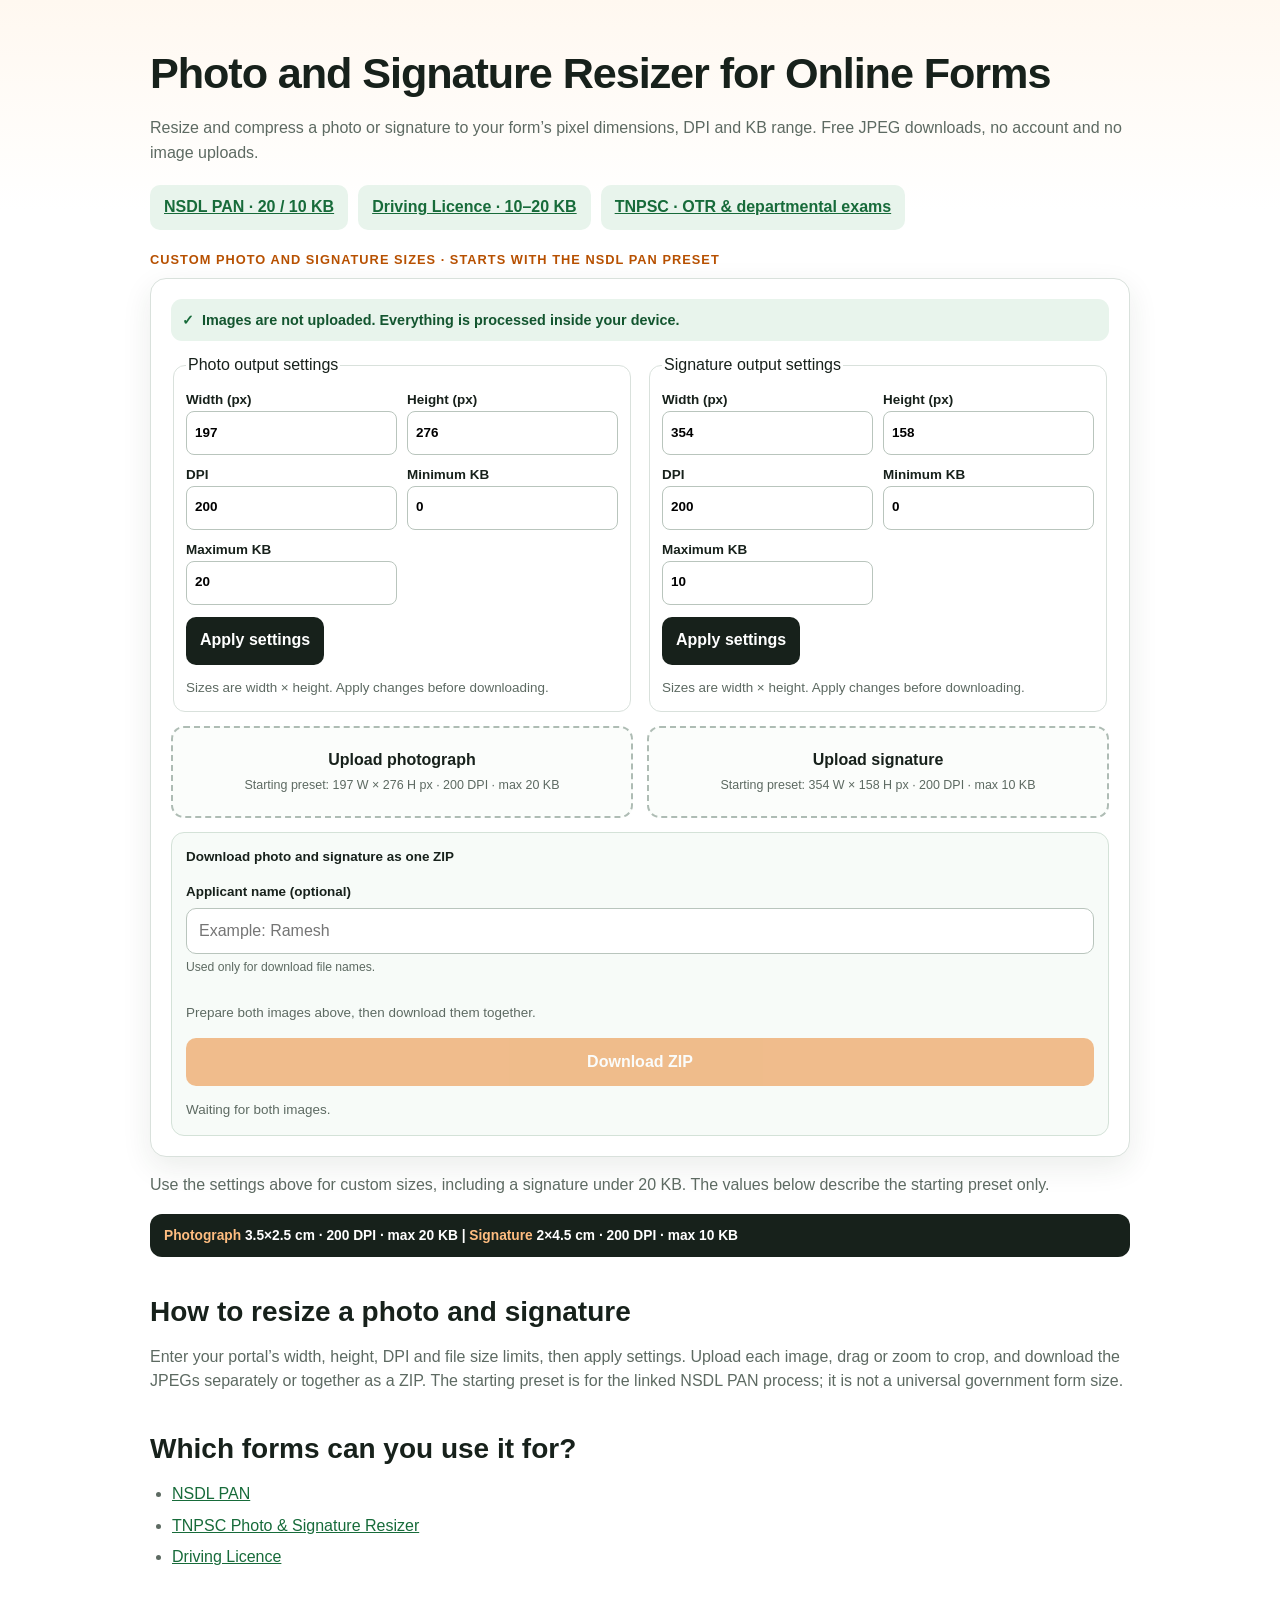
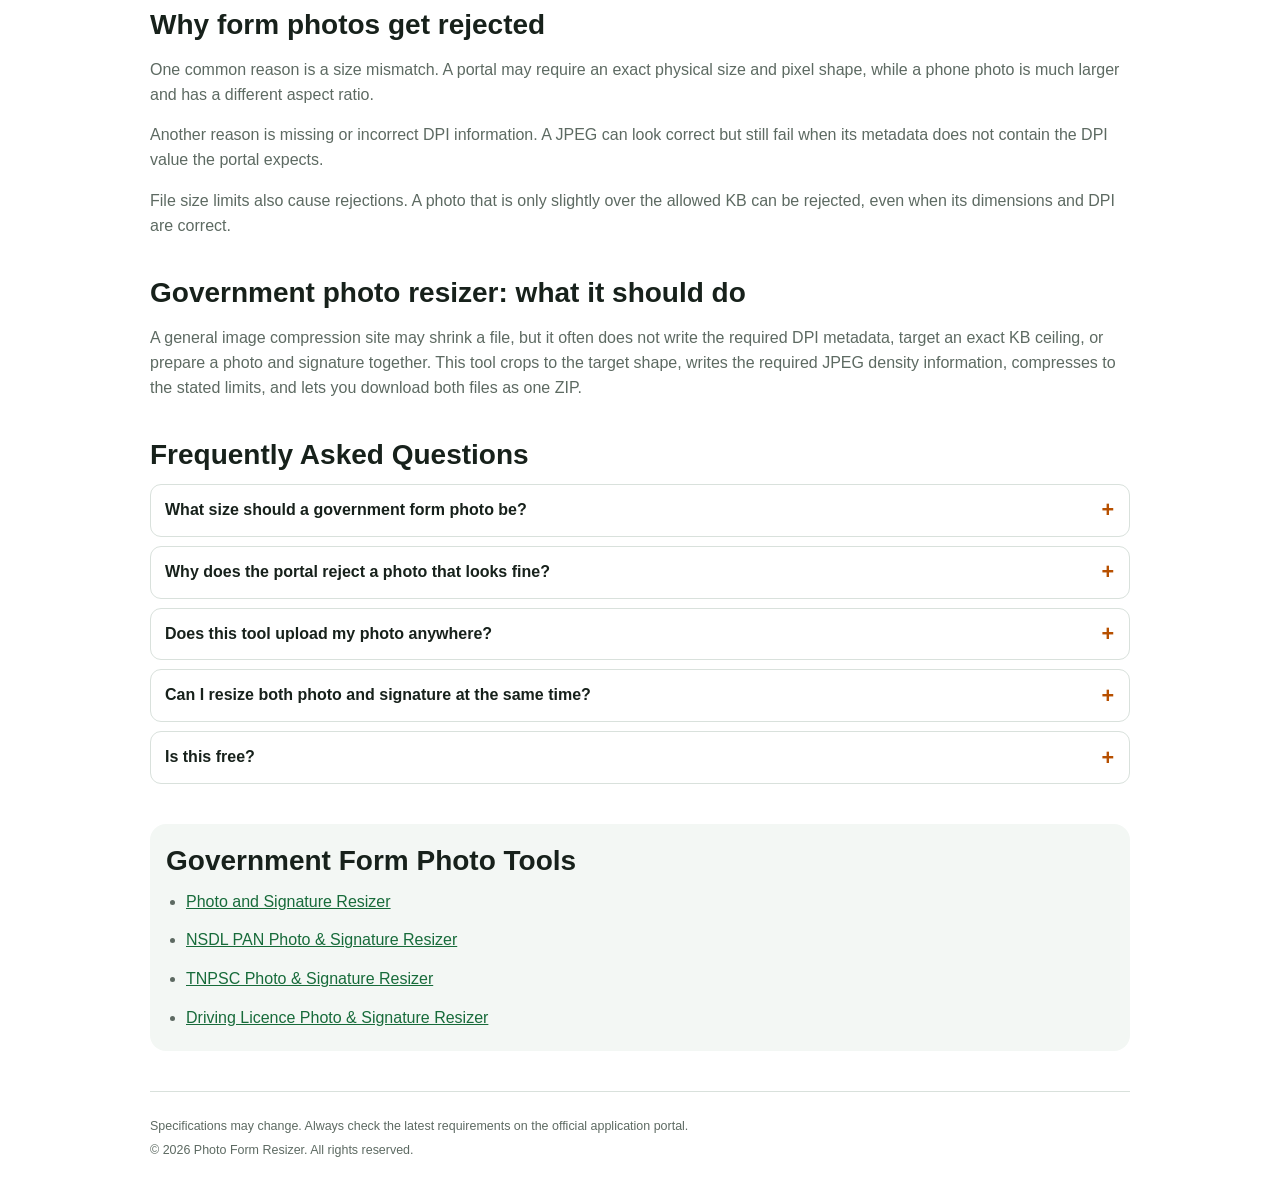
<file: index.html>
<!doctype html>
<html lang="en">
<head>
  <meta charset="utf-8">
  <meta name="viewport" content="width=device-width, initial-scale=1">
  <title>Photo and Signature Resizer – Free Government Form Photo Tool</title>
  <meta name="description" content="Resize your photo and signature to the exact size, DPI and file size a government form needs. Free, works on mobile, nothing is uploaded — all processing happens in your browser.">
  <link rel="canonical" href="https://photoformresizer.com/">
  <link rel="stylesheet" href="/assets/style.css">
  <script src="/assets/app.js" defer></script>
</head>
<body>
  <a class="skip-link" href="#main-content">Skip to content</a>

  <main class="site-main" id="main-content">
    <h1>Photo and Signature Resizer for Online Forms</h1>
    <p>Resize and compress a photo or signature to your form’s pixel dimensions, DPI and KB range. Free JPEG downloads, no account and no image uploads.</p>
    <nav class="form-picker" aria-label="Choose your application"><a href="/nsdl-pan-photo-resize/">NSDL PAN · 20 / 10 KB</a><a href="/driving-licence-photo/">Driving Licence · 10–20 KB</a><a href="/tnpsc-photo-signature-resize/">TNPSC · OTR &amp; departmental exams</a></nav>
    <section aria-labelledby="tool-title">
      <p class="eyebrow" id="tool-title" style="font-size:0.8rem;">Custom photo and signature sizes · starts with the NSDL PAN preset</p>

      <div class="tool-card">
        <p class="privacy-note">Images are not uploaded. Everything is processed inside your device.</p>

        <div id="panel-both">
          <div class="editor-grid">
            <div class="editor" data-editor data-kind="photo" data-file-prefix="form"><form data-settings class="size-settings"><fieldset><legend>Photo output settings</legend><div class="settings-grid"><label>Width (px)<input name="width" type="number" value="197" min="1" max="4000" step="1" required></label><label>Height (px)<input name="height" type="number" value="276" min="1" max="4000" step="1" required></label><label>DPI<input name="dpi" type="number" value="200" min="1" max="1200" step="1" required></label><label>Minimum KB<input name="min-kb" type="number" value="0" min="0" max="2048" step=".01" required></label><label>Maximum KB<input name="max-kb" type="number" value="20" min="1" max="2048" step=".01" required></label></div><button class="button" type="submit">Apply settings</button><p data-settings-status aria-live="polite">Sizes are width × height. Apply changes before downloading.</p></fieldset></form>
              <label class="upload-box">
                <span class="upload-title">Upload photograph</span>
                <span class="upload-hint">Starting preset: 197 W × 276 H px · 200 DPI · max 20 KB</span>
                <input type="file" accept="image/*" data-file>
              </label>

              <div class="editor-workspace" data-workspace hidden>
                <div class="preview-wrap">
                  <canvas class="crop-canvas" data-canvas aria-label="Government form photograph crop preview"></canvas>
                </div>
                <div class="editor-controls">
                  <label class="control-label" for="home-photo-zoom">Zoom to adjust the crop</label>
                  <div class="zoom-row">
                    <span class="zoom-mark">Smaller</span>
                    <input id="home-photo-zoom" type="range" min="1" max="3" step="0.01" value="1" data-zoom disabled>
                    <span class="zoom-mark">Larger</span>
                  </div>
                </div>
                <div class="editor-actions">
                  <button class="button" type="button" data-download disabled>Download photo JPEG</button>
                  <p class="editor-status" data-status aria-live="polite">Drag the photo to adjust the crop.</p>
                </div>
              </div>
            </div>

            <div class="editor" data-editor data-kind="signature" data-file-prefix="form"><form data-settings class="size-settings"><fieldset><legend>Signature output settings</legend><div class="settings-grid"><label>Width (px)<input name="width" type="number" value="354" min="1" max="4000" step="1" required></label><label>Height (px)<input name="height" type="number" value="158" min="1" max="4000" step="1" required></label><label>DPI<input name="dpi" type="number" value="200" min="1" max="1200" step="1" required></label><label>Minimum KB<input name="min-kb" type="number" value="0" min="0" max="2048" step=".01" required></label><label>Maximum KB<input name="max-kb" type="number" value="10" min="1" max="2048" step=".01" required></label></div><button class="button" type="submit">Apply settings</button><p data-settings-status aria-live="polite">Sizes are width × height. Apply changes before downloading.</p></fieldset></form>
              <label class="upload-box">
                <span class="upload-title">Upload signature</span>
                <span class="upload-hint">Starting preset: 354 W × 158 H px · 200 DPI · max 10 KB</span>
                <input type="file" accept="image/*" data-file>
              </label>

              <div class="editor-workspace" data-workspace hidden>
                <div class="preview-wrap signature-preview">
                  <canvas class="crop-canvas" data-canvas aria-label="Government form signature crop preview"></canvas>
                </div>
                <div class="editor-controls">
                  <label class="control-label" for="home-signature-zoom">Zoom to adjust the crop</label>
                  <div class="zoom-row">
                    <span class="zoom-mark">Smaller</span>
                    <input id="home-signature-zoom" type="range" min="1" max="3" step="0.01" value="1" data-zoom disabled>
                    <span class="zoom-mark">Larger</span>
                  </div>
                </div>
                <div class="editor-actions">
                  <button class="button" type="button" data-download disabled>Download signature JPEG</button>
                  <p class="editor-status" data-status aria-live="polite">Drag the signature to adjust the crop.</p>
                </div>
              </div>
            </div>
          </div>

          <div class="zip-card">
            <p class="zip-title">Download photo and signature as one ZIP</p>

            <div class="applicant-field">
              <label for="applicant-name">Applicant name <span>(optional)</span></label>
              <input id="applicant-name" type="text" autocomplete="name" inputmode="text" placeholder="Example: Ramesh">
              <small>Used only for download file names.</small>
            </div>

            <p>Prepare both images above, then download them together.</p>
            <button class="button secondary" type="button" data-zip disabled>Download ZIP</button>
            <p class="zip-status" data-zip-status aria-live="polite">Waiting for both images.</p>
          </div>
        </div>
      </div>

      <p>Use the settings above for custom sizes, including a signature under 20 KB. The values below describe the starting preset only.</p><p class="spec-bar"><strong>Photograph</strong> 3.5×2.5 cm · 200 DPI · max 20 KB <span aria-hidden="true">|</span> <strong>Signature</strong> 2×4.5 cm · 200 DPI · max 10 KB</p>
    </section>

    <h2>How to resize a photo and signature</h2>
    <p>Enter your portal’s width, height, DPI and file size limits, then apply settings. Upload each image, drag or zoom to crop, and download the JPEGs separately or together as a ZIP. The starting preset is for the linked NSDL PAN process; it is not a universal government form size.</p>

    <section class="content-section">
      <h2>Which forms can you use it for?</h2>
      <ul>
        <li><a href="/nsdl-pan-photo-resize/">NSDL PAN</a></li>
        <li><a href="/tnpsc-photo-signature-resize/">TNPSC Photo &amp; Signature Resizer</a></li>
        <li><a href="/driving-licence-photo/">Driving Licence</a></li>
      </ul>
    </section>

    <section class="content-section">
      <h2>Why form photos get rejected</h2>
      <p>One common reason is a size mismatch. A portal may require an exact physical size and pixel shape, while a phone photo is much larger and has a different aspect ratio.</p>
      <p>Another reason is missing or incorrect DPI information. A JPEG can look correct but still fail when its metadata does not contain the DPI value the portal expects.</p>
      <p>File size limits also cause rejections. A photo that is only slightly over the allowed KB can be rejected, even when its dimensions and DPI are correct.</p>
    </section>

    <section class="content-section">
      <h2>Government photo resizer: what it should do</h2>
      <p>A general image compression site may shrink a file, but it often does not write the required DPI metadata, target an exact KB ceiling, or prepare a photo and signature together. This tool crops to the target shape, writes the required JPEG density information, compresses to the stated limits, and lets you download both files as one ZIP.</p>
    </section>

    <section class="content-section">
      <h2>Frequently Asked Questions</h2>
      <div class="faq-list">
        <details>
          <summary>What size should a government form photo be?</summary>
          <p>It depends on the form. The default photograph used here is 3.5×2.5 cm at 200 DPI, or 197×276 px (W × H). Always check the instructions for the exact form you are submitting.</p>
        </details>
        <details>
          <summary>Why does the portal reject a photo that looks fine?</summary>
          <p>The portal may be checking pixel dimensions, JPEG DPI metadata, the aspect ratio, or the file size. An image can look correct on screen while failing one of those technical requirements.</p>
        </details>
        <details>
          <summary>Does this tool upload my photo anywhere?</summary>
          <p>No. Cropping, resizing, DPI writing, compression, and ZIP creation all happen in your browser using the Canvas API. Your files are not uploaded to a server.</p>
        </details>
        <details>
          <summary>Can I resize both photo and signature at the same time?</summary>
          <p>Yes. Upload the photograph and signature, adjust each crop, and then download them together as one ZIP or download either JPEG separately.</p>
        </details>
        <details>
          <summary>Is this free?</summary>
          <p>Yes. The tool is free to use and does not require an account, subscription, or payment.</p>
        </details>
      </div>
    </section>

    <nav class="other-tools" aria-labelledby="site-nav-title">
      <h2 id="site-nav-title">Government Form Photo Tools</h2>
      <ul>
        <li><a href="/">Photo and Signature Resizer</a></li>
        <li><a href="/nsdl-pan-photo-resize/">NSDL PAN Photo &amp; Signature Resizer</a></li>
        <li><a href="/tnpsc-photo-signature-resize/">TNPSC Photo &amp; Signature Resizer</a></li>
        <li><a href="/driving-licence-photo/">Driving Licence Photo &amp; Signature Resizer</a></li>
      </ul>
    </nav>
  </main>

  <footer class="site-footer">
    <p>Specifications may change. Always check the latest requirements on the official application portal.</p>
    <p>© 2026 Photo Form Resizer. All rights reserved.</p>
  </footer>
</body>
</html>
</file>
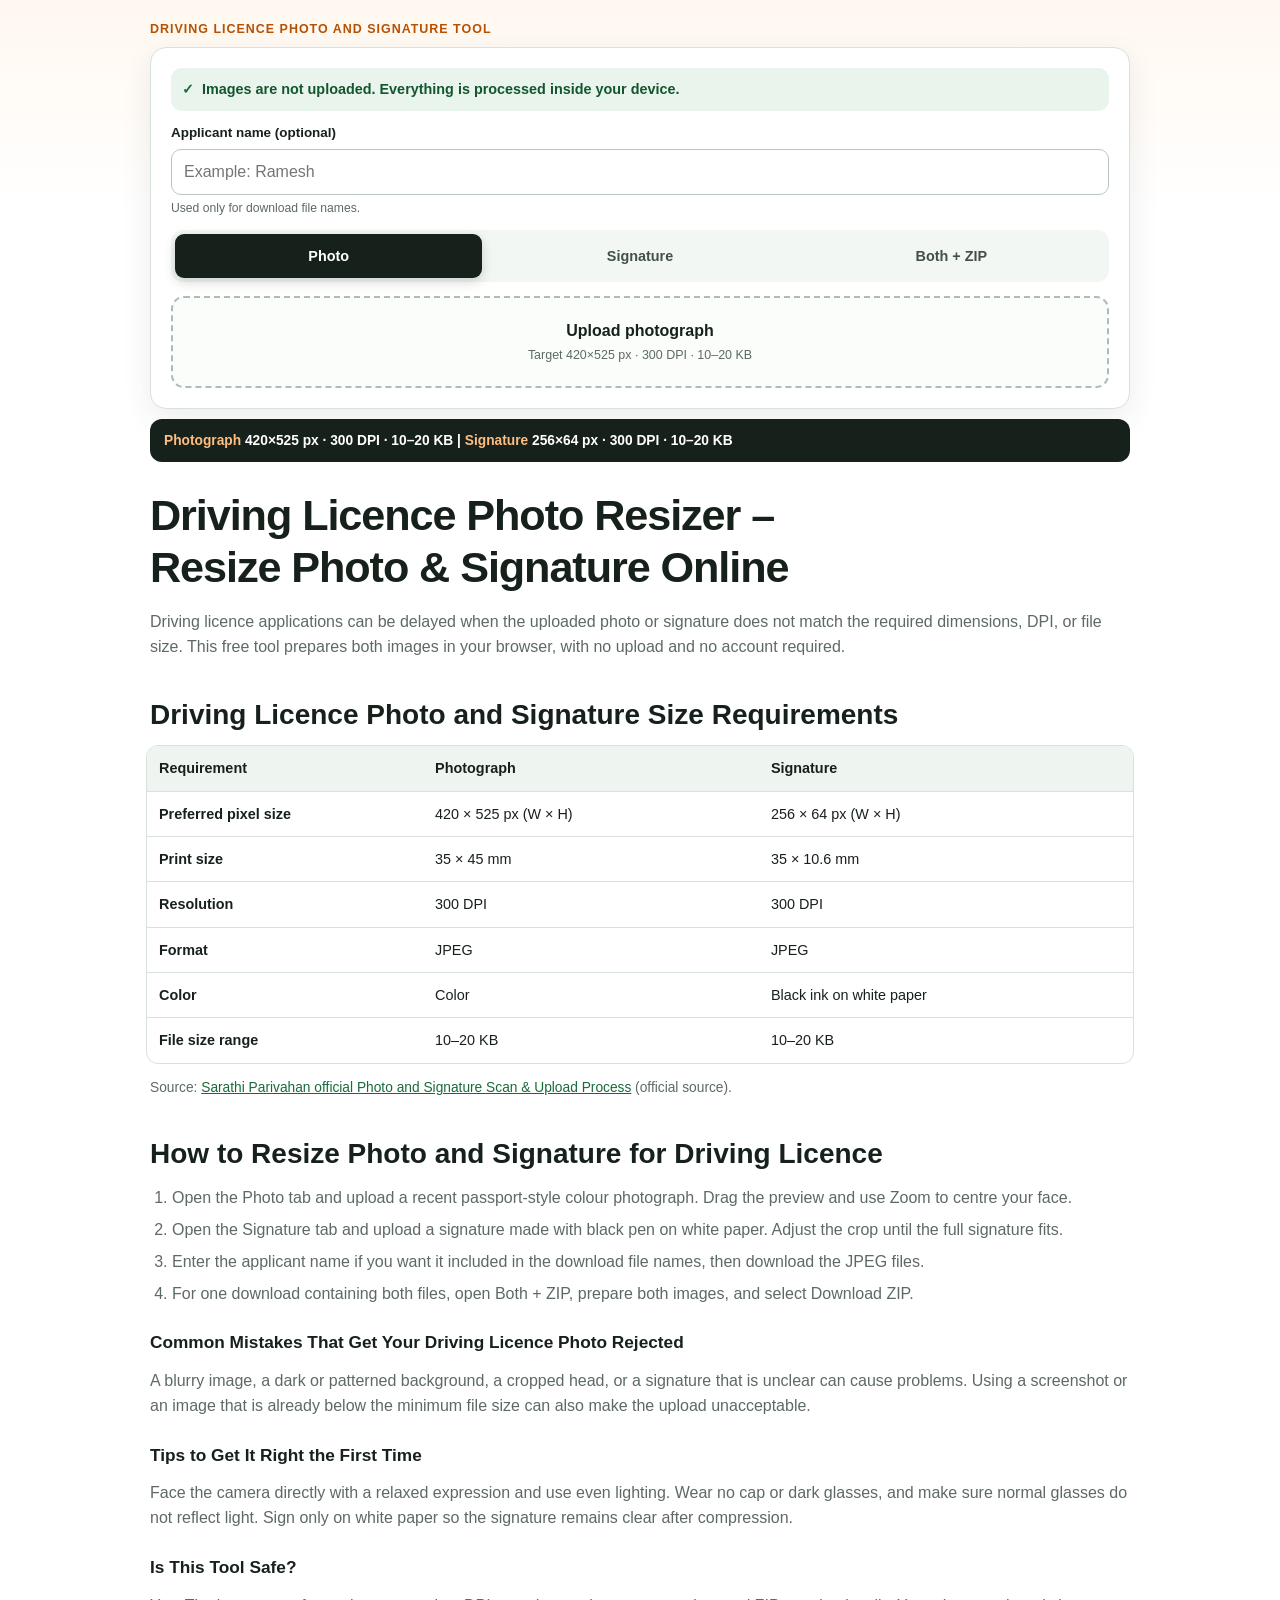
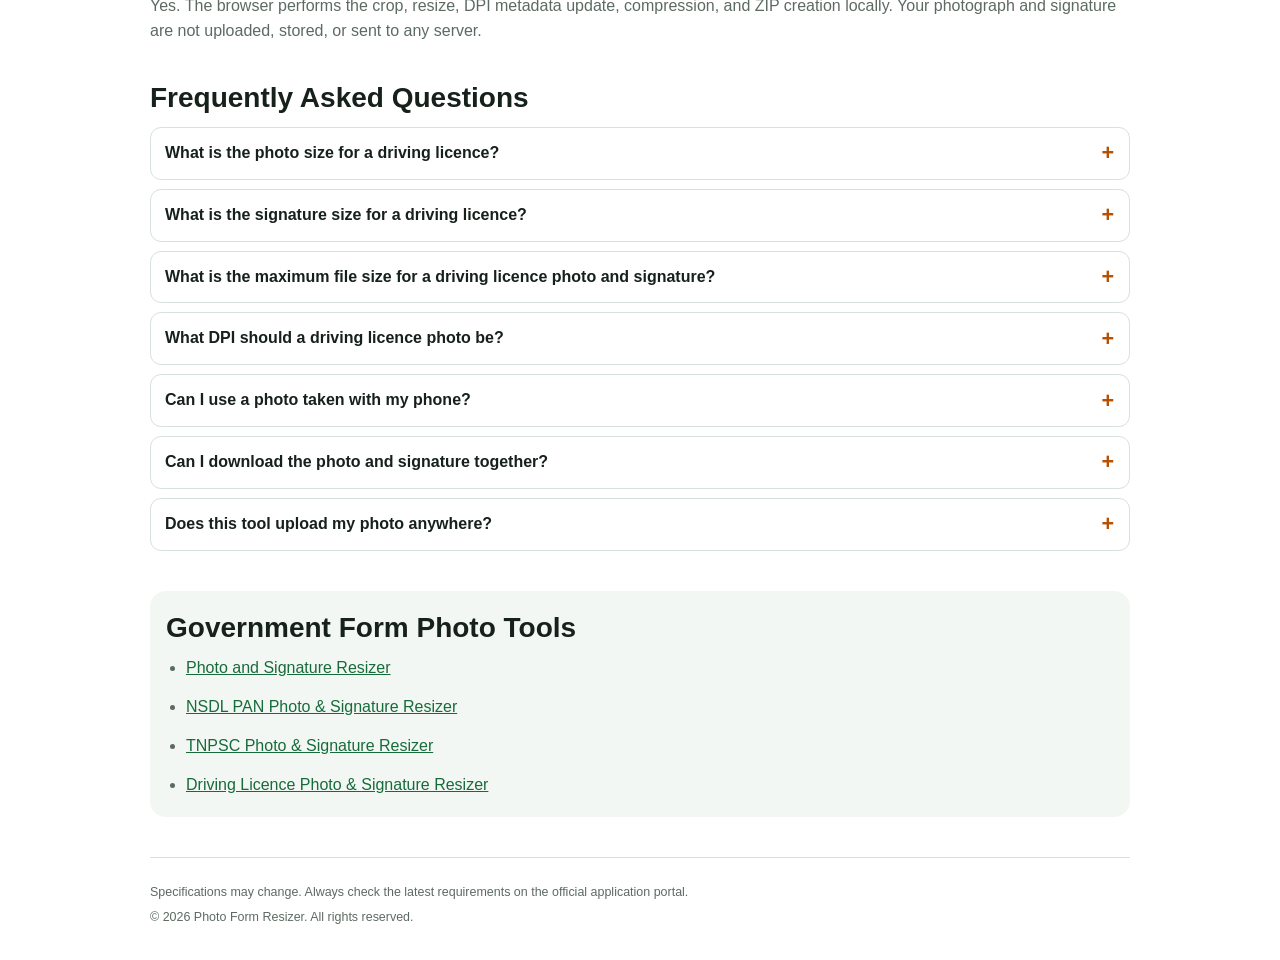
<file: driving-licence-photo/index.html>
<!doctype html>
<html lang="en">
<head>
  <meta charset="utf-8">
  <meta name="viewport" content="width=device-width, initial-scale=1">
  <title>Driving Licence Photo Resizer – 420×525 Photo &amp; 256×64 Signature</title>
  <meta name="description" content="Resize a driving licence photo to 420×525 px, 300 DPI and 10–20 KB, and signature to 256×64 px, 300 DPI and 10–20 KB. Free, works on mobile, nothing is uploaded.">
  <link rel="canonical" href="https://photoformresizer.com/driving-licence-photo/">
  <link rel="stylesheet" href="/assets/style.css">
  <script src="/assets/app.js" defer></script>
</head>
<body>
  <a class="skip-link" href="#main-content">Skip to content</a>

  <main class="site-main" id="main-content">
    <section aria-labelledby="tool-title">
      <p class="eyebrow" id="tool-title">Driving licence photo and signature tool</p>

      <div class="tool-card">
        <p class="privacy-note">Images are not uploaded. Everything is processed inside your device.</p>

        <div class="applicant-field">
          <label for="applicant-name">Applicant name <span>(optional)</span></label>
          <input id="applicant-name" type="text" autocomplete="name" inputmode="text" placeholder="Example: Ramesh">
          <small>Used only for download file names.</small>
        </div>

        <div class="tabs" role="tablist" aria-label="Driving licence image preparation tools">
          <button class="tab-button" id="tab-photo" type="button" role="tab" aria-selected="true" aria-controls="panel-photo">Photo</button>
          <button class="tab-button" id="tab-signature" type="button" role="tab" aria-selected="false" aria-controls="panel-signature" tabindex="-1">Signature</button>
          <button class="tab-button" id="tab-both" type="button" role="tab" aria-selected="false" aria-controls="panel-both" tabindex="-1">Both + ZIP</button>
        </div>

        <section class="tab-panel" id="panel-photo" role="tabpanel" aria-labelledby="tab-photo">
          <div class="editor single-editor" data-editor data-kind="photo" data-file-prefix="driving-licence" data-width="420" data-height="525" data-dpi="300" data-min-kb="10" data-max-kb="20">
            <label class="upload-box">
              <span class="upload-title">Upload photograph</span>
              <span class="upload-hint">Target 420×525 px · 300 DPI · 10–20 KB</span>
              <input type="file" accept="image/*" data-file>
            </label>

            <div class="editor-workspace" data-workspace hidden>
              <div class="preview-wrap">
                <canvas class="crop-canvas" data-canvas aria-label="Driving licence photograph crop preview"></canvas>
              </div>
              <div class="editor-controls">
                <label class="control-label" for="driving-photo-zoom">Zoom to adjust the crop</label>
                <div class="zoom-row">
                  <span class="zoom-mark">Smaller</span>
                  <input id="driving-photo-zoom" type="range" min="1" max="3" step="0.01" value="1" data-zoom disabled>
                  <span class="zoom-mark">Larger</span>
                </div>
              </div>
              <div class="editor-actions">
                <button class="button" type="button" data-download disabled>Download JPEG</button>
                <p class="editor-status" data-status aria-live="polite">Drag the photo to adjust the crop.</p>
              </div>
            </div>
          </div>
        </section>

        <section class="tab-panel" id="panel-signature" role="tabpanel" aria-labelledby="tab-signature" hidden>
          <div class="editor single-editor" data-editor data-kind="signature" data-file-prefix="driving-licence" data-width="256" data-height="64" data-dpi="300" data-min-kb="10" data-max-kb="20">
            <label class="upload-box">
              <span class="upload-title">Upload signature</span>
              <span class="upload-hint">Target 256×64 px · 300 DPI · 10–20 KB</span>
              <input type="file" accept="image/*" data-file>
            </label>

            <div class="editor-workspace" data-workspace hidden>
              <div class="preview-wrap signature-preview">
                <canvas class="crop-canvas" data-canvas aria-label="Driving licence signature crop preview"></canvas>
              </div>
              <div class="editor-controls">
                <label class="control-label" for="driving-signature-zoom">Zoom to adjust the crop</label>
                <div class="zoom-row">
                  <span class="zoom-mark">Smaller</span>
                  <input id="driving-signature-zoom" type="range" min="1" max="3" step="0.01" value="1" data-zoom disabled>
                  <span class="zoom-mark">Larger</span>
                </div>
              </div>
              <div class="editor-actions">
                <button class="button" type="button" data-download disabled>Download JPEG</button>
                <p class="editor-status" data-status aria-live="polite">Drag the signature to adjust the crop.</p>
              </div>
            </div>
          </div>
        </section>

        <section class="tab-panel" id="panel-both" role="tabpanel" aria-labelledby="tab-both" hidden>
          <div class="editor-grid">
            <div class="editor" data-editor data-kind="photo" data-file-prefix="driving-licence" data-width="420" data-height="525" data-dpi="300" data-min-kb="10" data-max-kb="20">
              <label class="upload-box">
                <span class="upload-title">Upload photograph</span>
                <span class="upload-hint">Prepare the photograph first</span>
                <input type="file" accept="image/*" data-file>
              </label>

              <div class="editor-workspace" data-workspace hidden>
                <div class="preview-wrap">
                  <canvas class="crop-canvas" data-canvas aria-label="Combined driving licence photograph crop preview"></canvas>
                </div>
                <div class="editor-controls">
                  <label class="control-label" for="both-driving-photo-zoom">Zoom to adjust the crop</label>
                  <div class="zoom-row">
                    <span class="zoom-mark">Smaller</span>
                    <input id="both-driving-photo-zoom" type="range" min="1" max="3" step="0.01" value="1" data-zoom disabled>
                    <span class="zoom-mark">Larger</span>
                  </div>
                </div>
                <div class="editor-actions">
                  <button class="button" type="button" data-download disabled>Download JPEG</button>
                  <p class="editor-status" data-status aria-live="polite">Drag the photo to adjust the crop.</p>
                </div>
              </div>
            </div>

            <div class="editor" data-editor data-kind="signature" data-file-prefix="driving-licence" data-width="256" data-height="64" data-dpi="300" data-min-kb="10" data-max-kb="20">
              <label class="upload-box">
                <span class="upload-title">Upload signature</span>
                <span class="upload-hint">Prepare the signature next</span>
                <input type="file" accept="image/*" data-file>
              </label>

              <div class="editor-workspace" data-workspace hidden>
                <div class="preview-wrap signature-preview">
                  <canvas class="crop-canvas" data-canvas aria-label="Combined driving licence signature crop preview"></canvas>
                </div>
                <div class="editor-controls">
                  <label class="control-label" for="both-driving-signature-zoom">Zoom to adjust the crop</label>
                  <div class="zoom-row">
                    <span class="zoom-mark">Smaller</span>
                    <input id="both-driving-signature-zoom" type="range" min="1" max="3" step="0.01" value="1" data-zoom disabled>
                    <span class="zoom-mark">Larger</span>
                  </div>
                </div>
                <div class="editor-actions">
                  <button class="button" type="button" data-download disabled>Download JPEG</button>
                  <p class="editor-status" data-status aria-live="polite">Drag the signature to adjust the crop.</p>
                </div>
              </div>
            </div>
          </div>

          <div class="zip-card">
            <p class="zip-title">Download both files as one ZIP</p>
            <p>Upload and adjust both images above, then create one ZIP for your application.</p>
            <button class="button secondary" type="button" data-zip disabled>Download ZIP</button>
            <p class="zip-status" data-zip-status aria-live="polite">Waiting for both images.</p>
          </div>
        </section>
      </div>

      <p class="spec-bar"><strong>Photograph</strong> 420×525 px · 300 DPI · 10–20 KB <span aria-hidden="true">|</span> <strong>Signature</strong> 256×64 px · 300 DPI · 10–20 KB</p>
    </section>

    <h1>Driving Licence Photo Resizer – Resize Photo &amp; Signature Online</h1>
    <p>Driving licence applications can be delayed when the uploaded photo or signature does not match the required dimensions, DPI, or file size. This free tool prepares both images in your browser, with no upload and no account required.</p>

    <section class="content-section">
      <h2>Driving Licence Photo and Signature Size Requirements</h2>
      <div class="table-scroll">
        <table>
          <thead>
            <tr>
              <th scope="col">Requirement</th>
              <th scope="col">Photograph</th>
              <th scope="col">Signature</th>
            </tr>
          </thead>
          <tbody>
            <tr>
              <th scope="row">Preferred pixel size</th>
              <td>420 × 525 px (W × H)</td>
              <td>256 × 64 px (W × H)</td>
            </tr>
            <tr>
              <th scope="row">Print size</th>
              <td>35 × 45 mm</td>
              <td>35 × 10.6 mm</td>
            </tr>
            <tr>
              <th scope="row">Resolution</th>
              <td>300 DPI</td>
              <td>300 DPI</td>
            </tr>
            <tr>
              <th scope="row">Format</th>
              <td>JPEG</td>
              <td>JPEG</td>
            </tr>
            <tr>
              <th scope="row">Color</th>
              <td>Color</td>
              <td>Black ink on white paper</td>
            </tr>
            <tr>
              <th scope="row">File size range</th>
              <td>10–20 KB</td>
              <td>10–20 KB</td>
            </tr>
          </tbody>
        </table>
      </div>
      <p class="source-note">Source: <a href="https://sarathi.parivahan.gov.in/sarathiservice/pdf/PhotoSign.pdf" rel="noopener noreferrer">Sarathi Parivahan official Photo and Signature Scan &amp; Upload Process</a> (official source).</p>
    </section>

    <section class="content-section">
      <h2>How to Resize Photo and Signature for Driving Licence</h2>
      <ol>
        <li>Open the Photo tab and upload a recent passport-style colour photograph. Drag the preview and use Zoom to centre your face.</li>
        <li>Open the Signature tab and upload a signature made with black pen on white paper. Adjust the crop until the full signature fits.</li>
        <li>Enter the applicant name if you want it included in the download file names, then download the JPEG files.</li>
        <li>For one download containing both files, open Both + ZIP, prepare both images, and select Download ZIP.</li>
      </ol>
    </section>

    <section class="content-section">
      <h3>Common Mistakes That Get Your Driving Licence Photo Rejected</h3>
      <p>A blurry image, a dark or patterned background, a cropped head, or a signature that is unclear can cause problems. Using a screenshot or an image that is already below the minimum file size can also make the upload unacceptable.</p>

      <h3>Tips to Get It Right the First Time</h3>
      <p>Face the camera directly with a relaxed expression and use even lighting. Wear no cap or dark glasses, and make sure normal glasses do not reflect light. Sign only on white paper so the signature remains clear after compression.</p>

      <h3>Is This Tool Safe?</h3>
      <p>Yes. The browser performs the crop, resize, DPI metadata update, compression, and ZIP creation locally. Your photograph and signature are not uploaded, stored, or sent to any server.</p>
    </section>

    <section class="content-section">
      <h2>Frequently Asked Questions</h2>
      <div class="faq-list">
        <details>
          <summary>What is the photo size for a driving licence?</summary>
          <p>The official preferred photograph size is 420 × 525 px (W × H), equivalent to 35 × 45 mm. This tool also writes 300 DPI into the JPEG.</p>
        </details>
        <details>
          <summary>What is the signature size for a driving licence?</summary>
          <p>The official preferred signature size is 256 × 64 px (W × H). The signature should be made with a black pen on white paper.</p>
        </details>
        <details>
          <summary>What is the maximum file size for a driving licence photo and signature?</summary>
          <p>The official guidance states 10–20 KB for both the photograph and the signature. This tool keeps each JPEG within that range, up to the stated maximum.</p>
        </details>
        <details>
          <summary>What DPI should a driving licence photo be?</summary>
          <p>The official scanning guidance specifies a minimum of 300 DPI. This tool writes a 300 DPI JFIF density header into the output JPEG.</p>
        </details>
        <details>
          <summary>Can I use a photo taken with my phone?</summary>
          <p>Yes, if the image is clear and meets the portrait requirements. Upload the phone photo, then use the crop and zoom controls to match the preferred dimensions.</p>
        </details>
        <details>
          <summary>Can I download the photo and signature together?</summary>
          <p>Yes. Open Both + ZIP, upload both images, adjust each crop, and download one ZIP containing the photo and signature JPEG files.</p>
        </details>
        <details>
          <summary>Does this tool upload my photo anywhere?</summary>
          <p>No. All processing happens inside your browser. The tool does not send your photograph or signature to a server.</p>
        </details>
      </div>
    </section>

    <nav class="other-tools" aria-labelledby="site-nav-title">
      <h2 id="site-nav-title">Government Form Photo Tools</h2>
      <ul>
        <li><a href="/">Photo and Signature Resizer</a></li>
        <li><a href="/nsdl-pan-photo-resize/">NSDL PAN Photo &amp; Signature Resizer</a></li>
        <li><a href="/tnpsc-photo-signature-resize/">TNPSC Photo &amp; Signature Resizer</a></li>
        <li><a href="/driving-licence-photo/">Driving Licence Photo &amp; Signature Resizer</a></li>
      </ul>
    </nav>
  </main>

  <footer class="site-footer">
    <p>Specifications may change. Always check the latest requirements on the official application portal.</p>
    <p>© 2026 Photo Form Resizer. All rights reserved.</p>
  </footer>
</body>
</html>
</file>
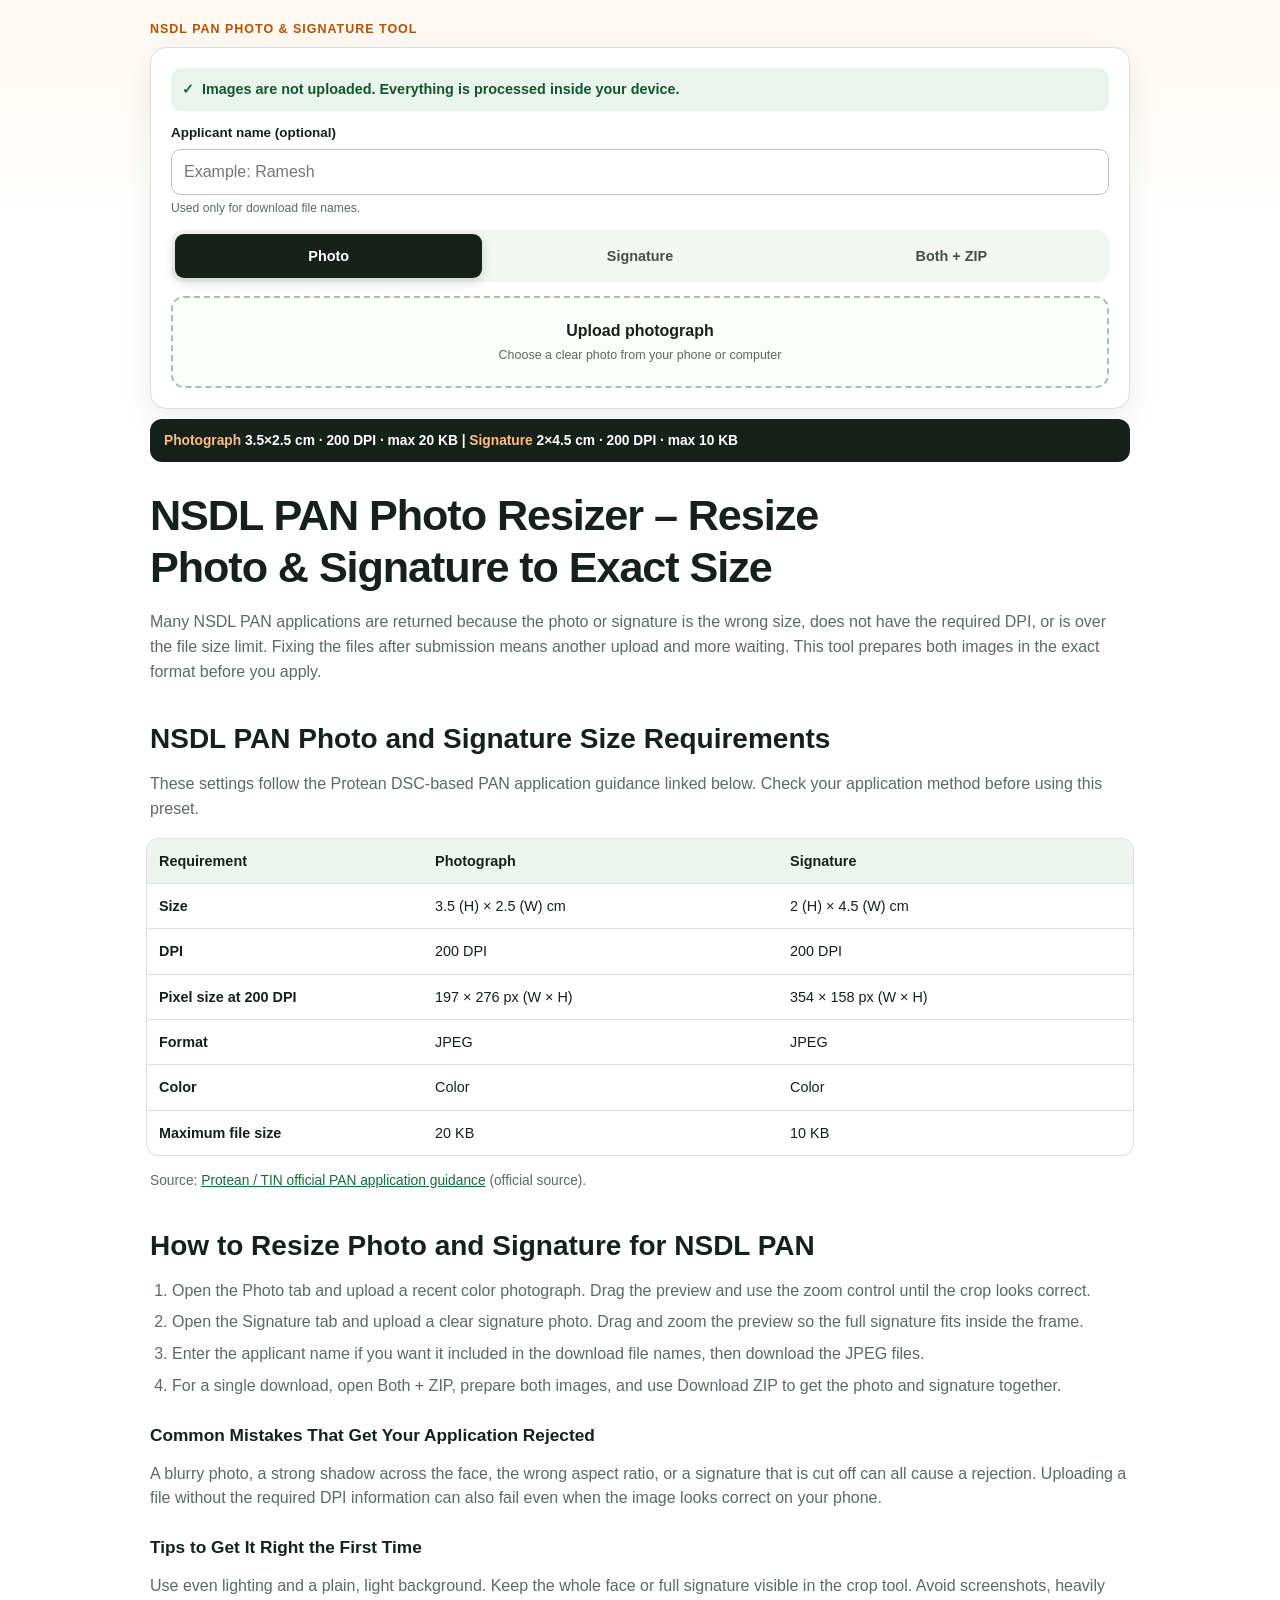
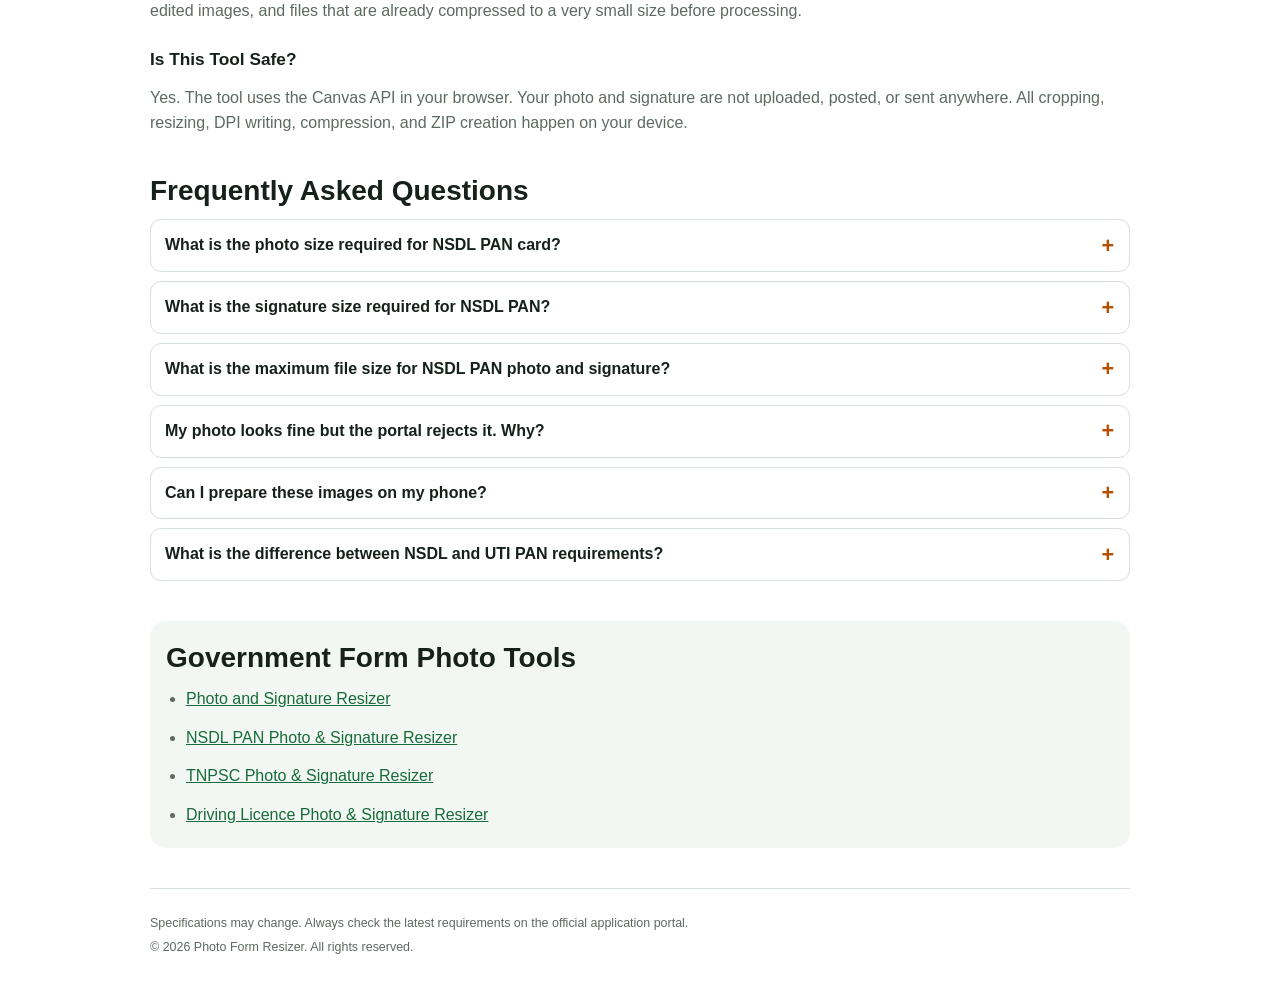
<file: nsdl-pan-photo-resize/index.html>
<!doctype html>
<html lang="en">
<head>
  <meta charset="utf-8">
  <meta name="viewport" content="width=device-width, initial-scale=1">
  <title>NSDL PAN Photo Resizer – 3.5×2.5 cm Photo &amp; 2×4.5 cm Signature</title>
  <meta name="description" content="Resize photo to 3.5×2.5 cm (200 DPI, max 20 KB) and signature to 2×4.5 cm (200 DPI, max 10 KB) for your NSDL PAN application. Free, works on mobile, nothing is uploaded — all processing happens in your browser.">
  <link rel="canonical" href="https://photoformresizer.com/nsdl-pan-photo-resize/">
  <link rel="stylesheet" href="/assets/style.css">
  <script src="/assets/app.js" defer></script>
</head>
<body>
  <a class="skip-link" href="#main-content">Skip to content</a>

  <main class="site-main" id="main-content">
    <section aria-labelledby="tool-title">
      <p class="eyebrow" id="tool-title">NSDL PAN photo &amp; signature tool</p>

      <div class="tool-card">
        <p class="privacy-note">Images are not uploaded. Everything is processed inside your device.</p>

        <div class="applicant-field">
          <label for="applicant-name">Applicant name <span>(optional)</span></label>
          <input id="applicant-name" type="text" autocomplete="name" inputmode="text" placeholder="Example: Ramesh">
          <small>Used only for download file names.</small>
        </div>

        <div class="tabs" role="tablist" aria-label="NSDL PAN image preparation tools">
          <button class="tab-button" id="tab-photo" type="button" role="tab" aria-selected="true" aria-controls="panel-photo">Photo</button>
          <button class="tab-button" id="tab-signature" type="button" role="tab" aria-selected="false" aria-controls="panel-signature" tabindex="-1">Signature</button>
          <button class="tab-button" id="tab-both" type="button" role="tab" aria-selected="false" aria-controls="panel-both" tabindex="-1">Both + ZIP</button>
        </div>

        <section class="tab-panel" id="panel-photo" role="tabpanel" aria-labelledby="tab-photo">
          <div class="editor single-editor" data-editor data-kind="photo">
            <label class="upload-box">
              <span class="upload-title">Upload photograph</span>
              <span class="upload-hint">Choose a clear photo from your phone or computer</span>
              <input type="file" accept="image/*" data-file>
            </label>

            <div class="editor-workspace" data-workspace hidden>
              <div class="preview-wrap">
                <canvas class="crop-canvas" data-canvas aria-label="Photograph crop preview"></canvas>
              </div>
              <div class="editor-controls">
                <label class="control-label" for="photo-zoom">Zoom to adjust the crop</label>
                <div class="zoom-row">
                  <span class="zoom-mark">Smaller</span>
                  <input id="photo-zoom" type="range" min="1" max="3" step="0.01" value="1" data-zoom disabled>
                  <span class="zoom-mark">Larger</span>
                </div>
              </div>
              <div class="editor-actions">
                <button class="button" type="button" data-download disabled>Download JPEG</button>
                <p class="editor-status" data-status aria-live="polite">Drag the photo to adjust the crop.</p>
              </div>
            </div>
          </div>
        </section>

        <section class="tab-panel" id="panel-signature" role="tabpanel" aria-labelledby="tab-signature" hidden>
          <div class="editor single-editor" data-editor data-kind="signature">
            <label class="upload-box">
              <span class="upload-title">Upload signature photo</span>
              <span class="upload-hint">Use a clean photo of your signature on white paper</span>
              <input type="file" accept="image/*" data-file>
            </label>

            <div class="editor-workspace" data-workspace hidden>
              <div class="preview-wrap signature-preview">
                <canvas class="crop-canvas" data-canvas aria-label="Signature crop preview"></canvas>
              </div>
              <div class="editor-controls">
                <label class="control-label" for="signature-zoom">Zoom to adjust the crop</label>
                <div class="zoom-row">
                  <span class="zoom-mark">Smaller</span>
                  <input id="signature-zoom" type="range" min="1" max="3" step="0.01" value="1" data-zoom disabled>
                  <span class="zoom-mark">Larger</span>
                </div>
              </div>
              <div class="editor-actions">
                <button class="button" type="button" data-download disabled>Download JPEG</button>
                <p class="editor-status" data-status aria-live="polite">Drag the signature to adjust the crop.</p>
              </div>
            </div>
          </div>
        </section>

        <section class="tab-panel" id="panel-both" role="tabpanel" aria-labelledby="tab-both" hidden>
          <div class="editor-grid">
            <div class="editor" data-editor data-kind="photo">
              <label class="upload-box">
                <span class="upload-title">Upload photograph</span>
                <span class="upload-hint">Prepare the photograph first</span>
                <input type="file" accept="image/*" data-file>
              </label>

              <div class="editor-workspace" data-workspace hidden>
                <div class="preview-wrap">
                  <canvas class="crop-canvas" data-canvas aria-label="Combined ZIP photograph crop preview"></canvas>
                </div>
                <div class="editor-controls">
                  <label class="control-label" for="both-photo-zoom">Zoom to adjust the crop</label>
                  <div class="zoom-row">
                    <span class="zoom-mark">Smaller</span>
                    <input id="both-photo-zoom" type="range" min="1" max="3" step="0.01" value="1" data-zoom disabled>
                    <span class="zoom-mark">Larger</span>
                  </div>
                </div>
                <div class="editor-actions">
                  <button class="button" type="button" data-download disabled>Download JPEG</button>
                  <p class="editor-status" data-status aria-live="polite">Drag the photo to adjust the crop.</p>
                </div>
              </div>
            </div>

            <div class="editor" data-editor data-kind="signature">
              <label class="upload-box">
                <span class="upload-title">Upload signature</span>
                <span class="upload-hint">Prepare the signature next</span>
                <input type="file" accept="image/*" data-file>
              </label>

              <div class="editor-workspace" data-workspace hidden>
                <div class="preview-wrap signature-preview">
                  <canvas class="crop-canvas" data-canvas aria-label="Combined ZIP signature crop preview"></canvas>
                </div>
                <div class="editor-controls">
                  <label class="control-label" for="both-signature-zoom">Zoom to adjust the crop</label>
                  <div class="zoom-row">
                    <span class="zoom-mark">Smaller</span>
                    <input id="both-signature-zoom" type="range" min="1" max="3" step="0.01" value="1" data-zoom disabled>
                    <span class="zoom-mark">Larger</span>
                  </div>
                </div>
                <div class="editor-actions">
                  <button class="button" type="button" data-download disabled>Download JPEG</button>
                  <p class="editor-status" data-status aria-live="polite">Drag the signature to adjust the crop.</p>
                </div>
              </div>
            </div>
          </div>

          <div class="zip-card">
            <p class="zip-title">Download both files as one ZIP</p>
            <p>Upload and adjust both images above, then create one ZIP for your application.</p>
            <button class="button secondary" type="button" data-zip disabled>Download ZIP</button>
            <p class="zip-status" data-zip-status aria-live="polite">Waiting for both images.</p>
          </div>
        </section>
      </div>

      <p class="spec-bar"><strong>Photograph</strong> 3.5×2.5 cm · 200 DPI · max 20 KB <span aria-hidden="true">|</span> <strong>Signature</strong> 2×4.5 cm · 200 DPI · max 10 KB</p>
    </section>

    <h1>NSDL PAN Photo Resizer – Resize Photo &amp; Signature to Exact Size</h1>
    <p>Many NSDL PAN applications are returned because the photo or signature is the wrong size, does not have the required DPI, or is over the file size limit. Fixing the files after submission means another upload and more waiting. This tool prepares both images in the exact format before you apply.</p>

    <section class="content-section">
      <h2>NSDL PAN Photo and Signature Size Requirements</h2><p>These settings follow the Protean DSC-based PAN application guidance linked below. Check your application method before using this preset.</p>
      <div class="table-scroll">
        <table>
          <thead>
            <tr>
              <th scope="col">Requirement</th>
              <th scope="col">Photograph</th>
              <th scope="col">Signature</th>
            </tr>
          </thead>
          <tbody>
            <tr>
              <th scope="row">Size</th>
              <td>3.5 (H) × 2.5 (W) cm</td>
              <td>2 (H) × 4.5 (W) cm</td>
            </tr>
            <tr>
              <th scope="row">DPI</th>
              <td>200 DPI</td>
              <td>200 DPI</td>
            </tr>
            <tr>
              <th scope="row">Pixel size at 200 DPI</th>
              <td>197 × 276 px (W × H)</td>
              <td>354 × 158 px (W × H)</td>
            </tr>
            <tr>
              <th scope="row">Format</th>
              <td>JPEG</td>
              <td>JPEG</td>
            </tr>
            <tr>
              <th scope="row">Color</th>
              <td>Color</td>
              <td>Color</td>
            </tr>
            <tr>
              <th scope="row">Maximum file size</th>
              <td>20 KB</td>
              <td>10 KB</td>
            </tr>
          </tbody>
        </table>
      </div>
      <p class="source-note">Source: <a href="https://tin.tin.proteantech.in/pan/form49Adsc.html" rel="noopener noreferrer">Protean / TIN official PAN application guidance</a> (official source).</p>
    </section>

    <section class="content-section">
      <h2>How to Resize Photo and Signature for NSDL PAN</h2>
      <ol>
        <li>Open the Photo tab and upload a recent color photograph. Drag the preview and use the zoom control until the crop looks correct.</li>
        <li>Open the Signature tab and upload a clear signature photo. Drag and zoom the preview so the full signature fits inside the frame.</li>
        <li>Enter the applicant name if you want it included in the download file names, then download the JPEG files.</li>
        <li>For a single download, open Both + ZIP, prepare both images, and use Download ZIP to get the photo and signature together.</li>
      </ol>
    </section>

    <section class="content-section">
      <h3>Common Mistakes That Get Your Application Rejected</h3>
      <p>A blurry photo, a strong shadow across the face, the wrong aspect ratio, or a signature that is cut off can all cause a rejection. Uploading a file without the required DPI information can also fail even when the image looks correct on your phone.</p>

      <h3>Tips to Get It Right the First Time</h3>
      <p>Use even lighting and a plain, light background. Keep the whole face or full signature visible in the crop tool. Avoid screenshots, heavily edited images, and files that are already compressed to a very small size before processing.</p>

      <h3>Is This Tool Safe?</h3>
      <p>Yes. The tool uses the Canvas API in your browser. Your photo and signature are not uploaded, posted, or sent anywhere. All cropping, resizing, DPI writing, compression, and ZIP creation happen on your device.</p>
    </section>

    <section class="content-section">
      <h2>Frequently Asked Questions</h2>
      <div class="faq-list">
        <details>
          <summary>What is the photo size required for NSDL PAN card?</summary>
          <p>The photograph must be 3.5 (H) × 2.5 (W) cm at 200 DPI. That converts to 197 × 276 px (W × H), in JPEG format, with a maximum file size of 20 KB.</p>
        </details>
        <details>
          <summary>What is the signature size required for NSDL PAN?</summary>
          <p>The signature must be 2 (H) × 4.5 (W) cm at 200 DPI. That converts to 354 × 158 px (W × H), in JPEG format, with a maximum file size of 10 KB.</p>
        </details>
        <details>
          <summary>What is the maximum file size for NSDL PAN photo and signature?</summary>
          <p>The photograph can be up to 20 KB and the signature can be up to 10 KB. This tool compresses each JPEG to stay within its limit while keeping the highest practical quality.</p>
        </details>
        <details>
          <summary>My photo looks fine but the portal rejects it. Why?</summary>
          <p>The image may have the wrong pixel dimensions, aspect ratio, JPEG DPI information, or file size. A visually correct photo can still fail if its metadata does not say 200 DPI. This tool writes the required JFIF density information into the downloaded JPEG.</p>
        </details>
        <details>
          <summary>Can I prepare these images on my phone?</summary>
          <p>Yes. The page is designed for mobile browsers and works with photos selected from an Android or iPhone. Keep the page open while the browser processes the images locally.</p>
        </details>
        <details>
          <summary>What is the difference between NSDL and UTI PAN requirements?</summary>
          <p>NSDL and UTI are different PAN service providers, so their portals can present application instructions separately. Always verify the current instructions for the provider you are using. If your application uses UTI, check that provider’s current instructions before preparing the files.</p>
        </details>
      </div>
    </section>

    <nav class="other-tools" aria-labelledby="site-nav-title">
      <h2 id="site-nav-title">Government Form Photo Tools</h2>
      <ul>
        <li><a href="/">Photo and Signature Resizer</a></li>
        <li><a href="/nsdl-pan-photo-resize/">NSDL PAN Photo &amp; Signature Resizer</a></li>
        <li><a href="/tnpsc-photo-signature-resize/">TNPSC Photo &amp; Signature Resizer</a></li>
        <li><a href="/driving-licence-photo/">Driving Licence Photo &amp; Signature Resizer</a></li>
      </ul>
    </nav>
  </main>

  <footer class="site-footer">
    <p>Specifications may change. Always check the latest requirements on the official application portal.</p>
    <p>© 2026 Photo Form Resizer. All rights reserved.</p>
  </footer>
</body>
</html>
</file>
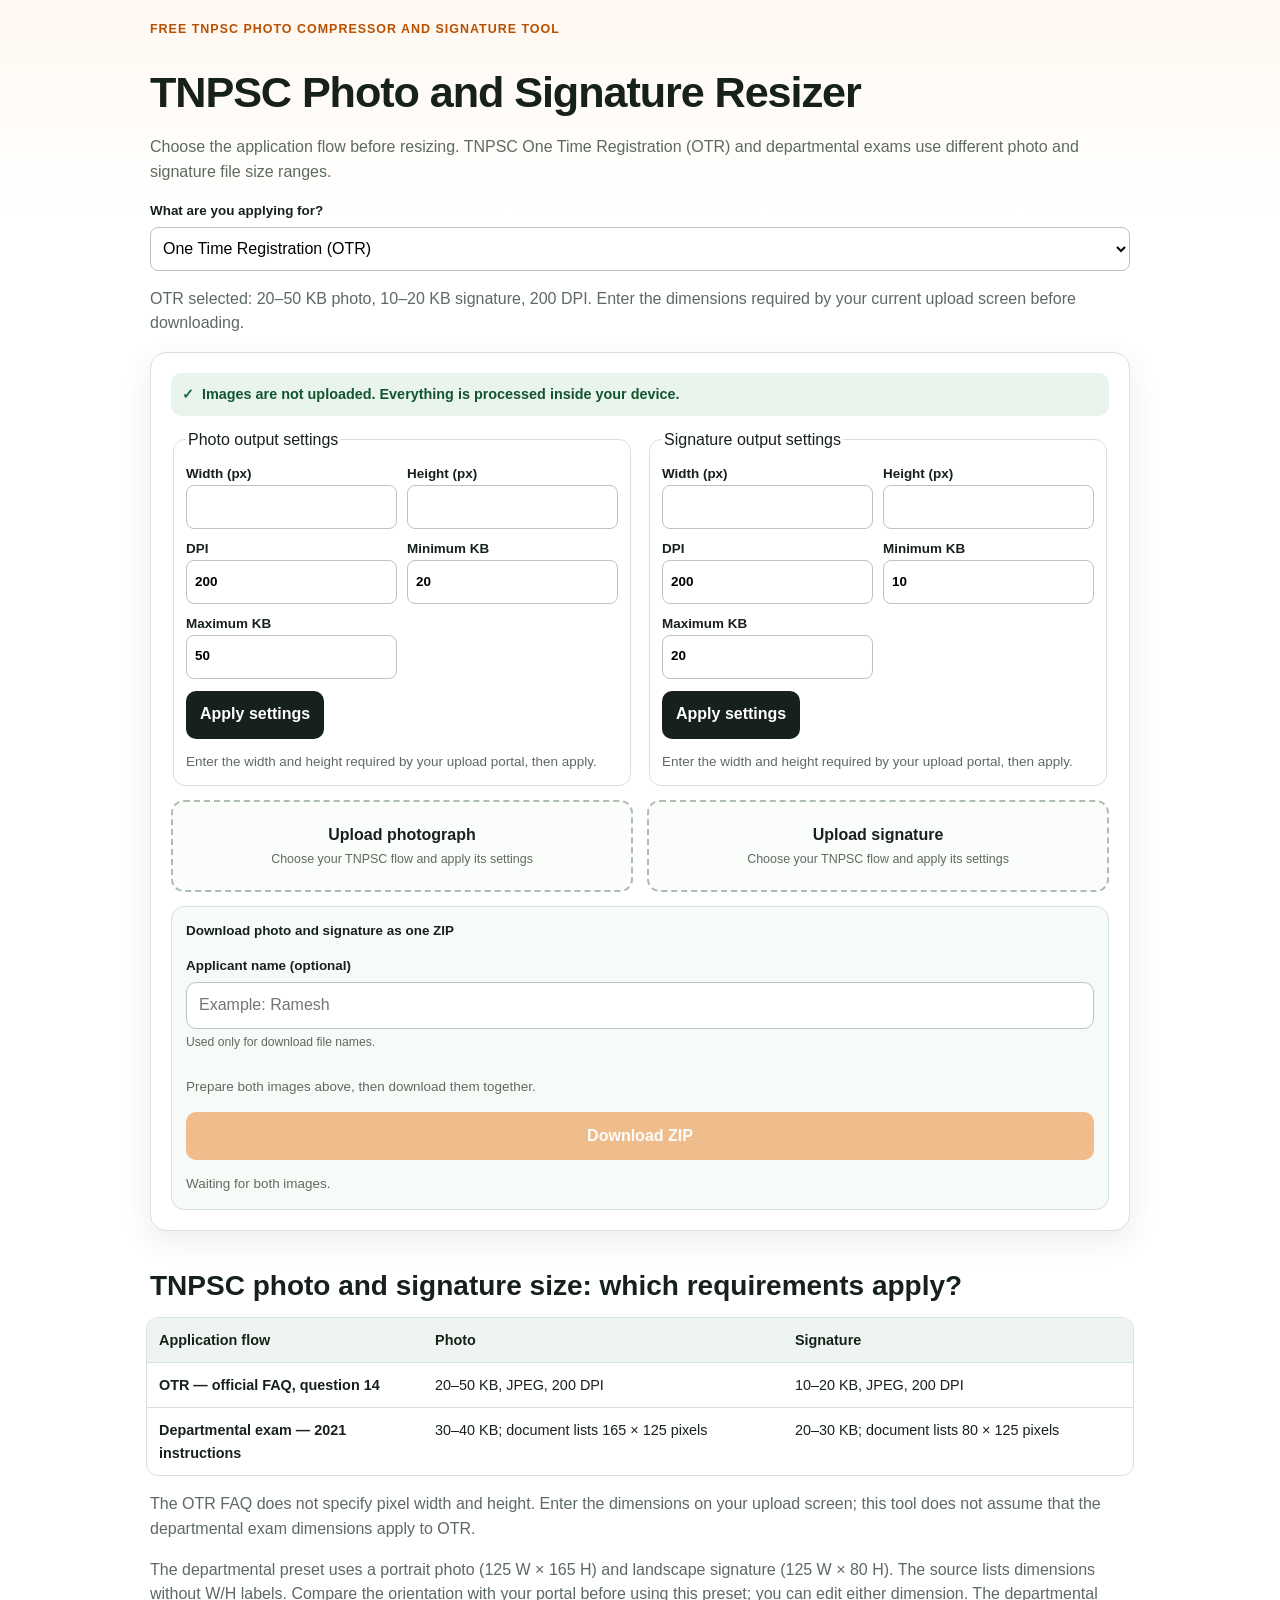
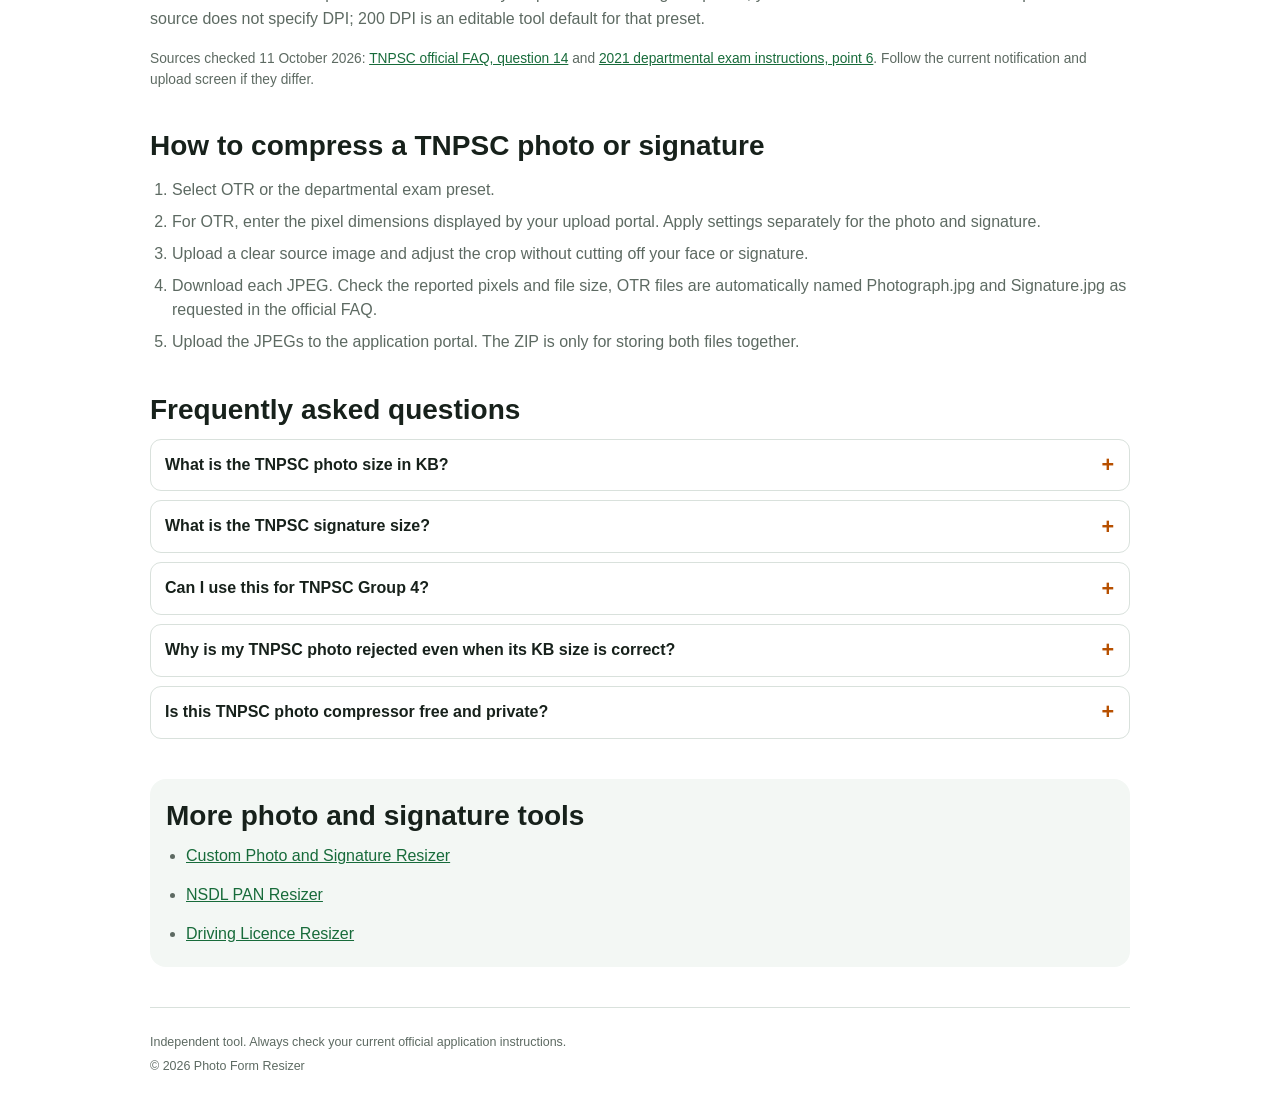
<file: tnpsc-photo-signature-resize/index.html>
<!doctype html><html lang="en"><head><meta charset="utf-8"><meta name="viewport" content="width=device-width, initial-scale=1">
<title>TNPSC Photo &amp; Signature Resizer – OTR and Departmental Exam Sizes</title>
<meta name="description" content="Free TNPSC photo and signature resizer. OTR: photo 20–50 KB, signature 10–20 KB at 200 DPI. Separate departmental exam preset, crop and JPEG downloads.">
<link rel="canonical" href="https://photoformresizer.com/tnpsc-photo-signature-resize/"><link rel="stylesheet" href="/assets/style.css"><script src="/assets/app.js" defer></script></head><body><a class="skip-link" href="#main-content">Skip to content</a><main class="site-main" id="main-content">
<p class="eyebrow">Free TNPSC photo compressor and signature tool</p><h1>TNPSC Photo and Signature Resizer</h1>
<p>Choose the application flow before resizing. TNPSC One Time Registration (OTR) and departmental exams use different photo and signature file size ranges.</p>
<label class="control-label" for="tnpsc-flow">What are you applying for?</label><select id="tnpsc-flow" data-tnpsc-preset><option value="otr">One Time Registration (OTR)</option><option value="departmental">Departmental exam — 2021 instructions preset</option></select>
<p data-preset-note>OTR selected: 20–50 KB photo, 10–20 KB signature, 200 DPI. Enter the dimensions required by your current upload screen before downloading.</p>
<section aria-label="TNPSC photo and signature tool">      <div class="tool-card">
        <p class="privacy-note">Images are not uploaded. Everything is processed inside your device.</p>

        <div id="panel-both">
          <div class="editor-grid">
            <div class="editor" data-editor data-kind="photo" data-file-prefix="tnpsc" data-needs-dimensions="true"><form data-settings class="size-settings"><fieldset><legend>Photo output settings</legend><div class="settings-grid"><label>Width (px)<input name="width" type="number" value="" min="1" max="4000" step="1" required></label><label>Height (px)<input name="height" type="number" value="" min="1" max="4000" step="1" required></label><label>DPI<input name="dpi" type="number" value="200" min="1" max="1200" step="1" required></label><label>Minimum KB<input name="min-kb" type="number" value="20" min="0" max="2048" step=".01" required></label><label>Maximum KB<input name="max-kb" type="number" value="50" min="1" max="2048" step=".01" required></label></div><button class="button" type="submit">Apply settings</button><p data-settings-status aria-live="polite">Enter the width and height required by your upload portal, then apply.</p></fieldset></form>
              <label class="upload-box">
                <span class="upload-title">Upload photograph</span>
                <span class="upload-hint">Choose your TNPSC flow and apply its settings</span>
                <input type="file" accept="image/*" data-file>
              </label>

              <div class="editor-workspace" data-workspace hidden>
                <div class="preview-wrap">
                  <canvas class="crop-canvas" data-canvas aria-label="Government form photograph crop preview"></canvas>
                </div>
                <div class="editor-controls">
                  <label class="control-label" for="home-photo-zoom">Zoom to adjust the crop</label>
                  <div class="zoom-row">
                    <span class="zoom-mark">Smaller</span>
                    <input id="home-photo-zoom" type="range" min="1" max="3" step="0.01" value="1" data-zoom disabled>
                    <span class="zoom-mark">Larger</span>
                  </div>
                </div>
                <div class="editor-actions">
                  <button class="button" type="button" data-download disabled>Download photo JPEG</button>
                  <p class="editor-status" data-status aria-live="polite">Drag the photo to adjust the crop.</p>
                </div>
              </div>
            </div>

            <div class="editor" data-editor data-kind="signature" data-file-prefix="tnpsc" data-needs-dimensions="true"><form data-settings class="size-settings"><fieldset><legend>Signature output settings</legend><div class="settings-grid"><label>Width (px)<input name="width" type="number" value="" min="1" max="4000" step="1" required></label><label>Height (px)<input name="height" type="number" value="" min="1" max="4000" step="1" required></label><label>DPI<input name="dpi" type="number" value="200" min="1" max="1200" step="1" required></label><label>Minimum KB<input name="min-kb" type="number" value="10" min="0" max="2048" step=".01" required></label><label>Maximum KB<input name="max-kb" type="number" value="20" min="1" max="2048" step=".01" required></label></div><button class="button" type="submit">Apply settings</button><p data-settings-status aria-live="polite">Enter the width and height required by your upload portal, then apply.</p></fieldset></form>
              <label class="upload-box">
                <span class="upload-title">Upload signature</span>
                <span class="upload-hint">Choose your TNPSC flow and apply its settings</span>
                <input type="file" accept="image/*" data-file>
              </label>

              <div class="editor-workspace" data-workspace hidden>
                <div class="preview-wrap signature-preview">
                  <canvas class="crop-canvas" data-canvas aria-label="Government form signature crop preview"></canvas>
                </div>
                <div class="editor-controls">
                  <label class="control-label" for="home-signature-zoom">Zoom to adjust the crop</label>
                  <div class="zoom-row">
                    <span class="zoom-mark">Smaller</span>
                    <input id="home-signature-zoom" type="range" min="1" max="3" step="0.01" value="1" data-zoom disabled>
                    <span class="zoom-mark">Larger</span>
                  </div>
                </div>
                <div class="editor-actions">
                  <button class="button" type="button" data-download disabled>Download signature JPEG</button>
                  <p class="editor-status" data-status aria-live="polite">Drag the signature to adjust the crop.</p>
                </div>
              </div>
            </div>
          </div>

          <div class="zip-card">
            <p class="zip-title">Download photo and signature as one ZIP</p>

            <div class="applicant-field">
              <label for="applicant-name">Applicant name <span>(optional)</span></label>
              <input id="applicant-name" type="text" autocomplete="name" inputmode="text" placeholder="Example: Ramesh">
              <small>Used only for download file names.</small>
            </div>

            <p>Prepare both images above, then download them together.</p>
            <button class="button secondary" type="button" data-zip disabled>Download ZIP</button>
            <p class="zip-status" data-zip-status aria-live="polite">Waiting for both images.</p>
          </div>
        </div>
      </div>

</section>
<section class="content-section"><h2>TNPSC photo and signature size: which requirements apply?</h2><div class="table-scroll"><table><thead><tr><th>Application flow</th><th>Photo</th><th>Signature</th></tr></thead><tbody><tr><th>OTR — official FAQ, question 14</th><td>20–50 KB, JPEG, 200 DPI</td><td>10–20 KB, JPEG, 200 DPI</td></tr><tr><th>Departmental exam — 2021 instructions</th><td>30–40 KB; document lists 165 × 125 pixels</td><td>20–30 KB; document lists 80 × 125 pixels</td></tr></tbody></table></div>
<p>The OTR FAQ does not specify pixel width and height. Enter the dimensions on your upload screen; this tool does not assume that the departmental exam dimensions apply to OTR.</p>
<p>The departmental preset uses a portrait photo (125 W × 165 H) and landscape signature (125 W × 80 H). The source lists dimensions without W/H labels. Compare the orientation with your portal before using this preset; you can edit either dimension. The departmental source does not specify DPI; 200 DPI is an editable tool default for that preset.</p>
<p class="source-note">Sources checked 11 October 2026: <a href="https://www.tnpsc.gov.in/static_pdf/document/FAQ_English.pdf">TNPSC official FAQ, question 14</a> and <a href="https://www.tnpsc.gov.in/Document/Department/English/2021_01_Deptl_Eng_annexure_I_Ins.pdf">2021 departmental exam instructions, point 6</a>. Follow the current notification and upload screen if they differ.</p></section>
<section><h2>How to compress a TNPSC photo or signature</h2><ol><li>Select OTR or the departmental exam preset.</li><li>For OTR, enter the pixel dimensions displayed by your upload portal. Apply settings separately for the photo and signature.</li><li>Upload a clear source image and adjust the crop without cutting off your face or signature.</li><li>Download each JPEG. Check the reported pixels and file size, OTR files are automatically named Photograph.jpg and Signature.jpg as requested in the official FAQ.</li><li>Upload the JPEGs to the application portal. The ZIP is only for storing both files together.</li></ol></section>
<section><h2>Frequently asked questions</h2><div class="faq-list">
<details><summary>What is the TNPSC photo size in KB?</summary><p>The official OTR FAQ specifies 20–50 KB. The linked departmental instructions specify 30–40 KB. Choose the requirements for your application flow.</p></details>
<details><summary>What is the TNPSC signature size?</summary><p>OTR specifies 10–20 KB at 200 DPI. The linked departmental instructions specify 20–30 KB and list 80 × 125 pixels. These are separate requirements.</p></details>
<details><summary>Can I use this for TNPSC Group 4?</summary><p>Use OTR requirements for the registration step. For the Group 4 application itself, read its current notification for photo date, name/date printing, dimensions and other requirements. This tool crops and compresses; it does not add a name/date strip or verify eligibility.</p></details>
<details><summary>Why is my TNPSC photo rejected even when its KB size is correct?</summary><p>Check the application flow, pixel dimensions, JPEG format, required photo age, background and any name/date requirement. Changing DPI metadata cannot restore detail in a blurry source image.</p></details>
<details><summary>Is this TNPSC photo compressor free and private?</summary><p>Yes. Image processing and downloads happen on your device. No account or payment is required. This is an independent tool, not a TNPSC service.</p></details></div></section>
<nav class="other-tools"><h2>More photo and signature tools</h2><ul><li><a href="/">Custom Photo and Signature Resizer</a></li><li><a href="/nsdl-pan-photo-resize/">NSDL PAN Resizer</a></li><li><a href="/driving-licence-photo/">Driving Licence Resizer</a></li></ul></nav></main><footer class="site-footer"><p>Independent tool. Always check your current official application instructions.</p><p>© 2026 Photo Form Resizer</p></footer></body></html>
</file>
<file: assets/style.css>
:root {
  --ink: #17211b;
  --muted: #5d6a62;
  --line: #d9e1dc;
  --paper: #ffffff;
  --wash: #f3f7f4;
  --saffron: #e87816;
  --saffron-dark: #b75000;
  --green: #176b3a;
  --green-soft: #e8f4ec;
  --danger: #a52828;
  --shadow: 0 10px 30px rgba(29, 50, 38, 0.09);
  --radius: 16px;
}

* {
  box-sizing: border-box;
}

html {
  scroll-behavior: smooth;
}

body {
  margin: 0;
  background:
    linear-gradient(180deg, #fff8f0 0, #ffffff 210px),
    var(--paper);
  color: var(--ink);
  font-family: -apple-system, BlinkMacSystemFont, "Segoe UI", Roboto, Helvetica, Arial, sans-serif;
  font-size: 16px;
  line-height: 1.55;
}

button,
input {
  font: inherit;
}

a {
  color: var(--green);
}

a:hover {
  color: #0c4f29;
}

a:focus-visible,
button:focus-visible,
input:focus-visible,
summary:focus-visible {
  outline: 3px solid rgba(232, 120, 22, 0.38);
  outline-offset: 2px;
}

[hidden] {
  display: none !important;
}

.skip-link {
  position: absolute;
  left: 12px;
  top: -60px;
  z-index: 20;
  padding: 10px 14px;
  border-radius: 8px;
  background: var(--ink);
  color: #fff;
}

.skip-link:focus {
  top: 12px;
}

.site-main {
  width: min(100% - 24px, 980px);
  margin: 0 auto;
  padding: 14px 0 40px;
}

.eyebrow {
  margin: 0 0 8px;
  color: var(--saffron-dark);
  font-size: 0.78rem;
  font-weight: 800;
  letter-spacing: 0.08em;
  text-transform: uppercase;
}

h1,
h2,
h3 {
  line-height: 1.2;
  text-wrap: balance;
}

h1 {
  margin: 28px 0 14px;
  font-size: clamp(1.65rem, 8vw, 2.7rem);
  letter-spacing: -0.025em;
}

h2 {
  margin: 38px 0 12px;
  font-size: clamp(1.3rem, 5vw, 1.75rem);
}

h3 {
  margin: 26px 0 8px;
  font-size: 1.08rem;
}

p,
li {
  color: var(--muted);
}

.tool-card {
  padding: 14px;
  border: 1px solid var(--line);
  border-radius: var(--radius);
  background: var(--paper);
  box-shadow: var(--shadow);
}

.privacy-note {
  display: flex;
  gap: 8px;
  align-items: flex-start;
  margin: 0 0 12px;
  padding: 10px 11px;
  border-radius: 11px;
  background: var(--green-soft);
  color: #13552f;
  font-size: 0.9rem;
  font-weight: 700;
}

.privacy-note::before {
  content: "✓";
  flex: 0 0 auto;
  color: var(--green);
  font-weight: 900;
}

.applicant-field {
  margin: 0 0 12px;
}

.applicant-field label,
.control-label {
  display: block;
  margin-bottom: 5px;
  color: var(--ink);
  font-size: 0.84rem;
  font-weight: 750;
}

.applicant-field input {
  width: 100%;
  min-height: 46px;
  padding: 10px 12px;
  border: 1px solid #b9c5bd;
  border-radius: 10px;
  background: #fff;
  color: var(--ink);
}

.applicant-field small {
  display: block;
  margin-top: 4px;
  color: var(--muted);
  font-size: 0.76rem;
}

.tabs {
  display: grid;
  grid-template-columns: repeat(3, minmax(0, 1fr));
  gap: 4px;
  padding: 4px;
  border-radius: 12px;
  background: var(--wash);
}

.tab-button {
  min-height: 44px;
  padding: 6px 4px;
  border: 0;
  border-radius: 9px;
  background: transparent;
  color: #425047;
  cursor: pointer;
  font-size: 0.82rem;
  font-weight: 800;
}

.tab-button[aria-selected="true"] {
  background: var(--ink);
  color: #fff;
  box-shadow: 0 4px 12px rgba(23, 33, 27, 0.18);
}

.tab-panel {
  padding-top: 14px;
}

.upload-box {
  display: flex;
  min-height: 92px;
  padding: 14px;
  border: 2px dashed #aebcb4;
  border-radius: 13px;
  background: #fbfdfb;
  cursor: pointer;
  flex-direction: column;
  justify-content: center;
  text-align: center;
  transition: border-color 150ms ease, background 150ms ease;
}

.upload-box:hover {
  border-color: var(--saffron);
  background: #fffaf5;
}

.upload-box input {
  position: absolute;
  width: 1px;
  height: 1px;
  padding: 0;
  margin: -1px;
  overflow: hidden;
  clip: rect(0, 0, 0, 0);
  white-space: nowrap;
  border: 0;
}

.upload-title {
  color: var(--ink);
  font-weight: 850;
}

.upload-hint {
  margin-top: 3px;
  color: var(--muted);
  font-size: 0.78rem;
}

.editor-workspace {
  margin-top: 12px;
}

.preview-wrap {
  max-width: 260px;
  margin: 0 auto;
  overflow: hidden;
  border: 1px solid var(--line);
  border-radius: 12px;
  background:
    linear-gradient(45deg, #eef2ef 25%, transparent 25%),
    linear-gradient(-45deg, #eef2ef 25%, transparent 25%),
    linear-gradient(45deg, transparent 75%, #eef2ef 75%),
    linear-gradient(-45deg, transparent 75%, #eef2ef 75%);
  background-position: 0 0, 0 6px, 6px -6px, -6px 0;
  background-size: 12px 12px;
  box-shadow: inset 0 0 0 1px rgba(255, 255, 255, 0.5);
}

.preview-wrap.signature-preview {
  max-width: 354px;
}

.crop-canvas {
  display: block;
  width: 100%;
  height: auto;
  cursor: grab;
  touch-action: none;
}

.crop-canvas:active {
  cursor: grabbing;
}

.editor-controls {
  max-width: 354px;
  margin: 12px auto 0;
}

.zoom-row {
  display: grid;
  grid-template-columns: auto 1fr auto;
  gap: 8px;
  align-items: center;
}

.zoom-row input[type="range"] {
  width: 100%;
  min-height: 32px;
  accent-color: var(--saffron);
}

.zoom-mark {
  color: var(--muted);
  font-size: 0.76rem;
  font-weight: 750;
}

.rotate-controls {
  display: grid;
  grid-template-columns: repeat(2, minmax(0, 1fr));
  gap: 8px;
  margin-top: 8px;
}

.rotate-button {
  min-height: 44px;
  padding: 8px 10px;
  border: 1px solid #b9c5bd;
  border-radius: 10px;
  background: #fff;
  color: var(--ink);
  cursor: pointer;
  font-weight: 800;
}

.rotate-button:hover:not(:disabled) {
  border-color: var(--saffron);
  background: #fffaf5;
}

.rotate-button:disabled {
  cursor: not-allowed;
  opacity: 0.48;
}

.editor-actions {
  display: grid;
  grid-template-columns: 1fr;
  gap: 8px;
  align-items: stretch;
  max-width: 354px;
  margin: 10px auto 0;
}

.button {
  min-height: 48px;
  padding: 10px 14px;
  border: 0;
  border-radius: 10px;
  background: var(--ink);
  color: #fff;
  cursor: pointer;
  font-weight: 850;
}

.button:hover:not(:disabled) {
  background: #2b3a31;
  color: #fff;
}

.button.secondary {
  background: var(--saffron);
}

.button.secondary:hover:not(:disabled) {
  background: var(--saffron-dark);
}

.button:disabled {
  cursor: not-allowed;
  opacity: 0.48;
}

.editor-status,
.zip-status {
  margin: 0;
  color: var(--muted);
  font-size: 0.78rem;
  text-align: left;
}

.editor-status[data-tone="error"],
.zip-status[data-tone="error"] {
  color: var(--danger);
}

.editor-status[data-tone="success"],
.zip-status[data-tone="success"] {
  color: var(--green);
  font-weight: 750;
}

.editor-grid,
.zip-card {
  display: grid;
  gap: 14px;
}

.editor-grid {
  margin-bottom: 14px;
}

.single-editor + .single-editor {
  margin-top: 16px;
}

.zip-card {
  padding: 14px;
  border: 1px solid #d4e2d8;
  border-radius: 13px;
  background: #f7fbf8;
}

.zip-title {
  margin: 0;
  color: var(--ink);
  font-size: 1.05rem;
  font-weight: 800;
}

.zip-card p {
  margin: 0;
  font-size: 0.84rem;
}

.spec-bar {
  margin-top: 10px;
  padding: 12px 14px;
  overflow-x: auto;
  border-radius: 12px;
  background: #17211b;
  color: #fff;
  font-size: 0.86rem;
  font-weight: 800;
  line-height: 1.4;
  white-space: nowrap;
  -webkit-overflow-scrolling: touch;
}

.spec-bar strong {
  color: #ffbd80;
}

.content-section {
  margin-top: 4px;
}

.table-scroll {
  margin: 14px -4px 10px;
  overflow-x: auto;
  border: 1px solid var(--line);
  border-radius: 12px;
  background: #fff;
}

table {
  width: 100%;
  min-width: 610px;
  border-collapse: collapse;
  font-size: 0.9rem;
}

th,
td {
  padding: 11px 12px;
  border-bottom: 1px solid var(--line);
  text-align: left;
  vertical-align: top;
}

thead th {
  background: #eef5f0;
  color: var(--ink);
}

tbody th {
  width: 28%;
  color: var(--ink);
}

tbody tr:last-child th,
tbody tr:last-child td {
  border-bottom: 0;
}

.source-note {
  font-size: 0.86rem;
}

ol,
ul {
  padding-left: 22px;
}

li + li {
  margin-top: 7px;
}

.faq-list {
  display: grid;
  gap: 9px;
}

details {
  border: 1px solid var(--line);
  border-radius: 11px;
  background: #fff;
}

summary {
  position: relative;
  padding: 13px 42px 13px 14px;
  color: var(--ink);
  cursor: pointer;
  font-weight: 800;
  list-style: none;
}

summary::-webkit-details-marker {
  display: none;
}

summary::after {
  content: "+";
  position: absolute;
  top: 50%;
  right: 15px;
  color: var(--saffron-dark);
  font-size: 1.35rem;
  line-height: 1;
  transform: translateY(-50%);
}

details[open] summary::after {
  content: "−";
}

details p {
  margin: 0;
  padding: 0 14px 14px;
  font-size: 0.92rem;
}

.other-tools {
  margin-top: 40px;
  padding: 20px 16px;
  border-radius: var(--radius);
  background: var(--wash);
}

.other-tools h2 {
  margin-top: 0;
}

.other-tools ul {
  display: grid;
  gap: 7px;
  margin: 0;
  padding-left: 20px;
}

.site-footer {
  width: min(100% - 24px, 980px);
  margin: 0 auto;
  padding: 20px 0 28px;
  border-top: 1px solid var(--line);
  color: var(--muted);
  font-size: 0.78rem;
}

.site-footer p {
  margin: 5px 0;
}

.home-page {
  width: min(100% - 28px, 720px);
  margin: 0 auto;
  padding: 14vh 0 40px;
}

.home-page h1 {
  max-width: 12ch;
  margin-top: 0;
}

.home-copy {
  max-width: 58ch;
  font-size: 1.05rem;
}

.home-link {
  display: inline-flex;
  min-height: 48px;
  margin-top: 12px;
  padding: 12px 16px;
  align-items: center;
  border-radius: 10px;
  background: var(--ink);
  color: #fff;
  font-weight: 800;
  text-decoration: none;
}

.home-link:hover {
  background: #2b3a31;
  color: #fff;
}

@media (min-width: 640px) {
  .site-main {
    padding-top: 20px;
  }

  .tool-card {
    padding: 20px;
  }

  .editor-grid {
    grid-template-columns: repeat(2, minmax(0, 1fr));
  }

  .tab-button {
    font-size: 0.9rem;
  }
}

@media (prefers-reduced-motion: reduce) {
  html {
    scroll-behavior: auto;
  }

  *,
  *::before,
  *::after {
    transition-duration: 0.01ms !important;
  }
}

.form-picker { display: flex; flex-wrap: wrap; gap: 10px; margin: 20px 0; }
.form-picker a { padding: 10px 14px; background: var(--green-soft); border-radius: 10px; font-weight: 700; }
.size-settings { margin-bottom: 14px; }
.size-settings fieldset { border: 1px solid var(--line); border-radius: 12px; padding: 12px; }
.settings-grid { display: grid; grid-template-columns: repeat(2, minmax(0, 1fr)); gap: 10px; margin-bottom: 12px; }
.settings-grid label { font-size: .84rem; font-weight: 700; }
.settings-grid input, select { display: block; width: 100%; min-height: 44px; padding: 8px; border: 1px solid #b9c5bd; border-radius: 8px; background: white; font: inherit; }
[data-settings-status] { font-size: .84rem; margin-bottom: 0; }
[data-settings-status][data-tone="error"] { color: var(--danger); }
</file>
